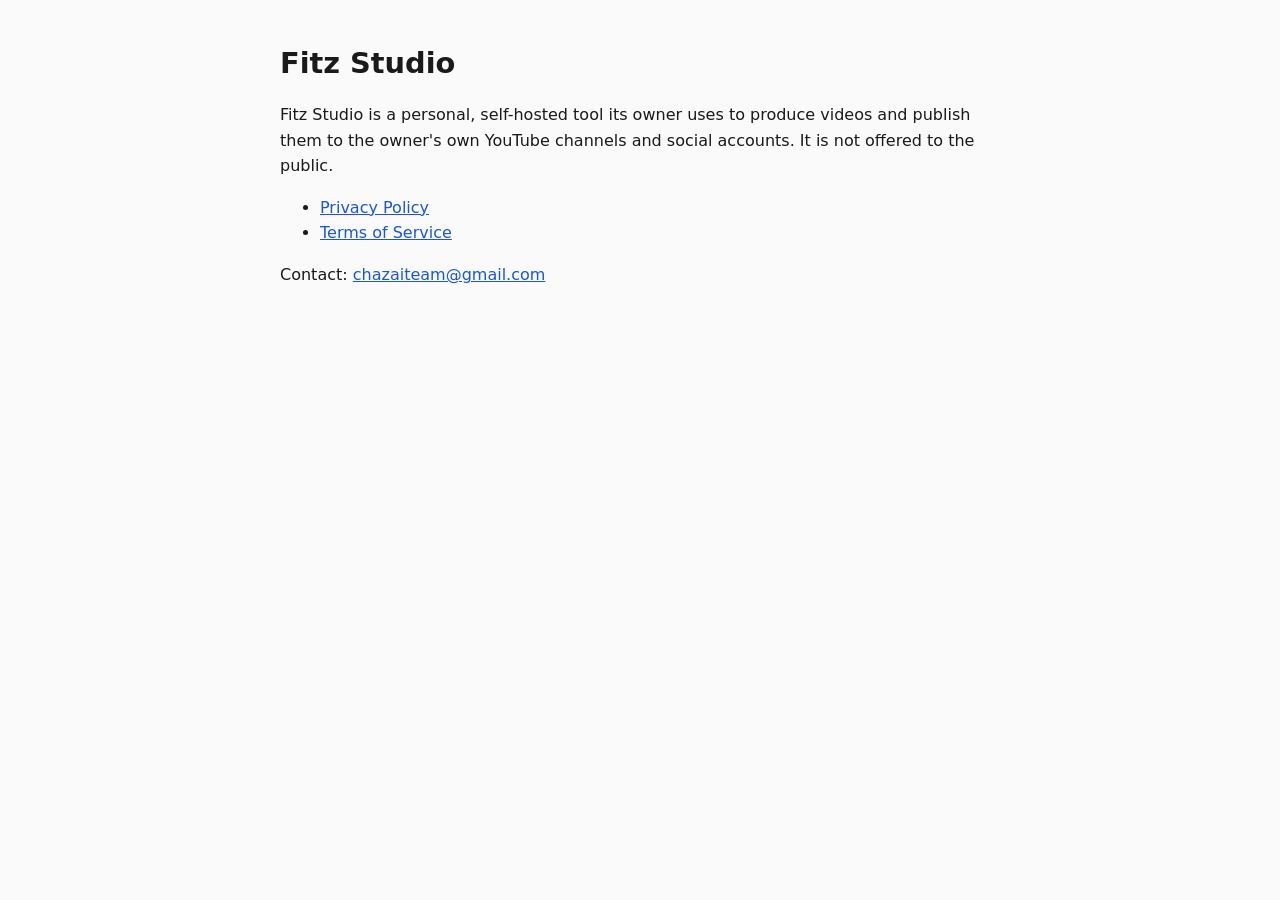
<file: index.html>
<!doctype html>
<html lang="en">
<head>
<meta charset="utf-8">
<meta name="viewport" content="width=device-width, initial-scale=1">
<title>Fitz Studio</title>
<link rel="stylesheet" href="style.css">
</head>
<body>
<main>
<h1>Fitz Studio</h1>
<p>Fitz Studio is a personal, self-hosted tool its owner uses to produce videos and publish them to the owner's own YouTube channels and social accounts. It is not offered to the public.</p>
<ul>
<li><a href="privacy.html">Privacy Policy</a></li>
<li><a href="terms.html">Terms of Service</a></li>
</ul>
<p>Contact: <a href="mailto:chazaiteam@gmail.com">chazaiteam@gmail.com</a></p>
</main>
</body>
</html>
</file>
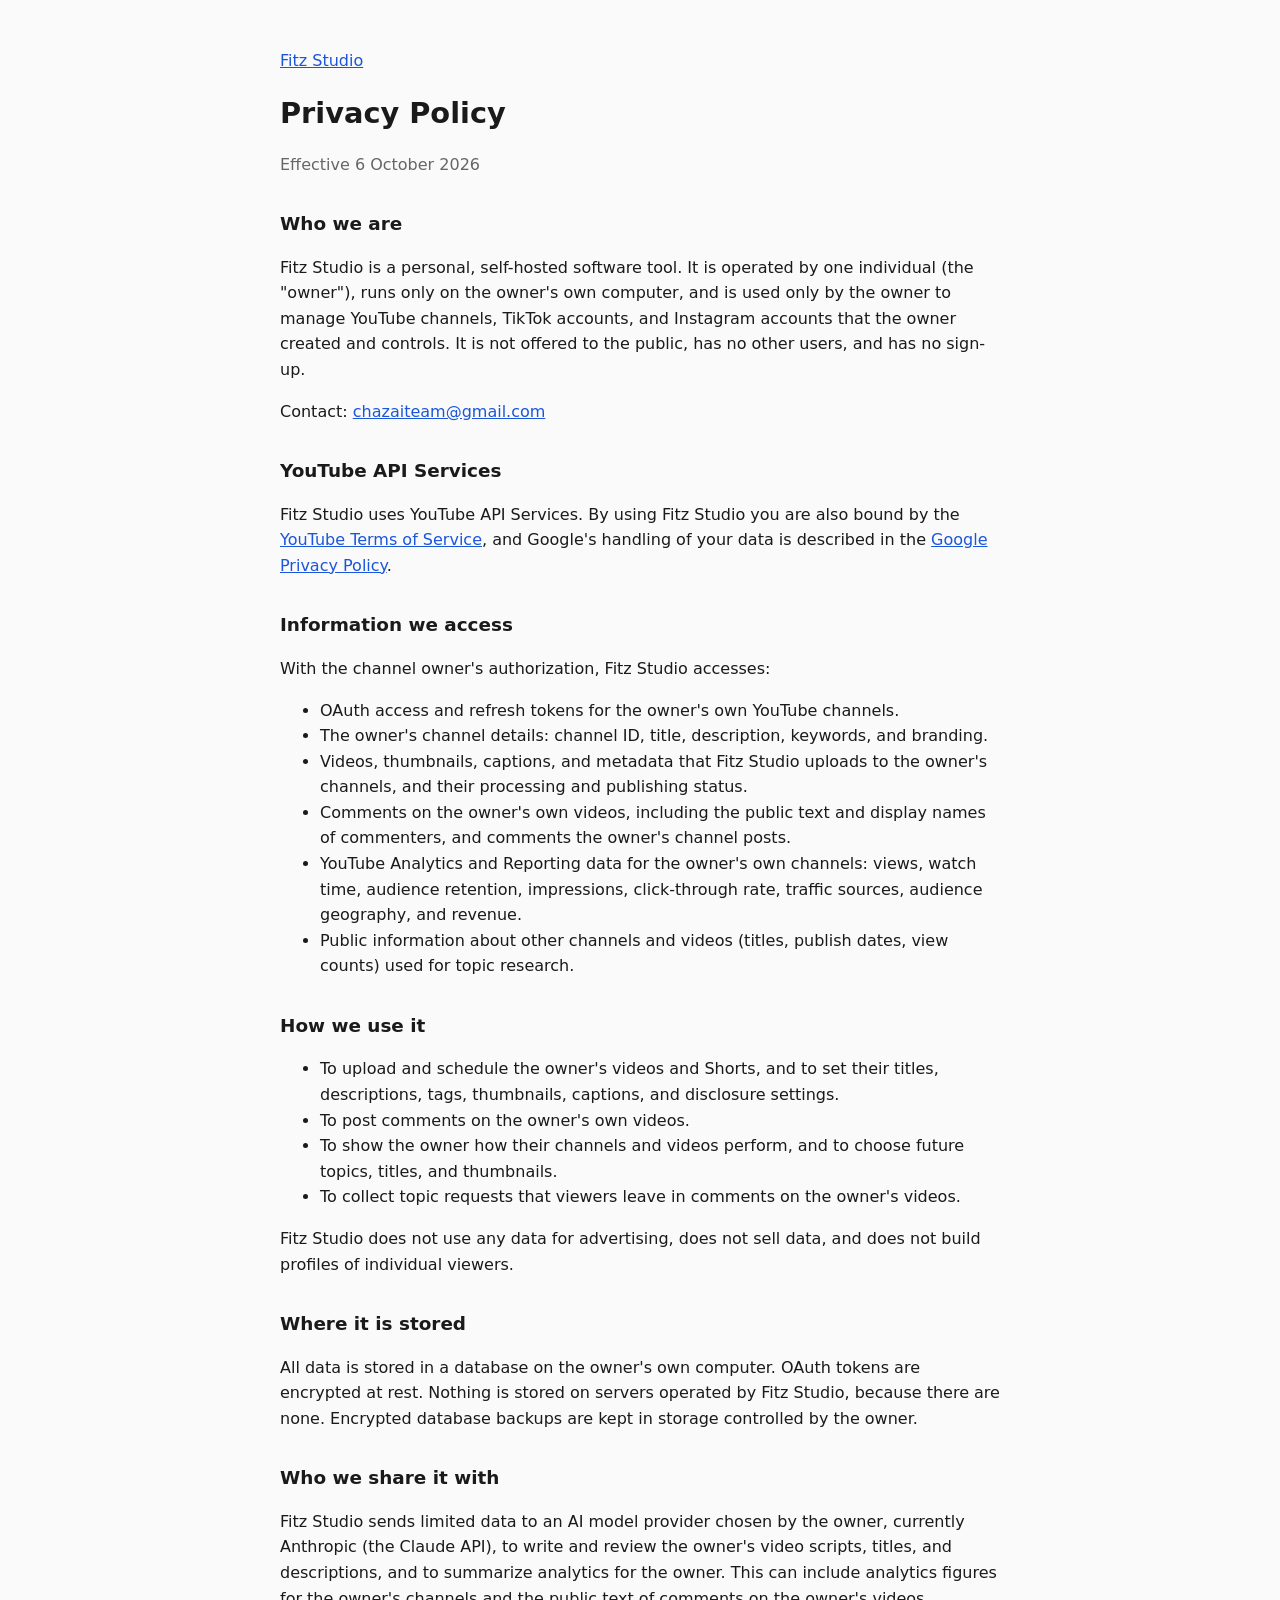
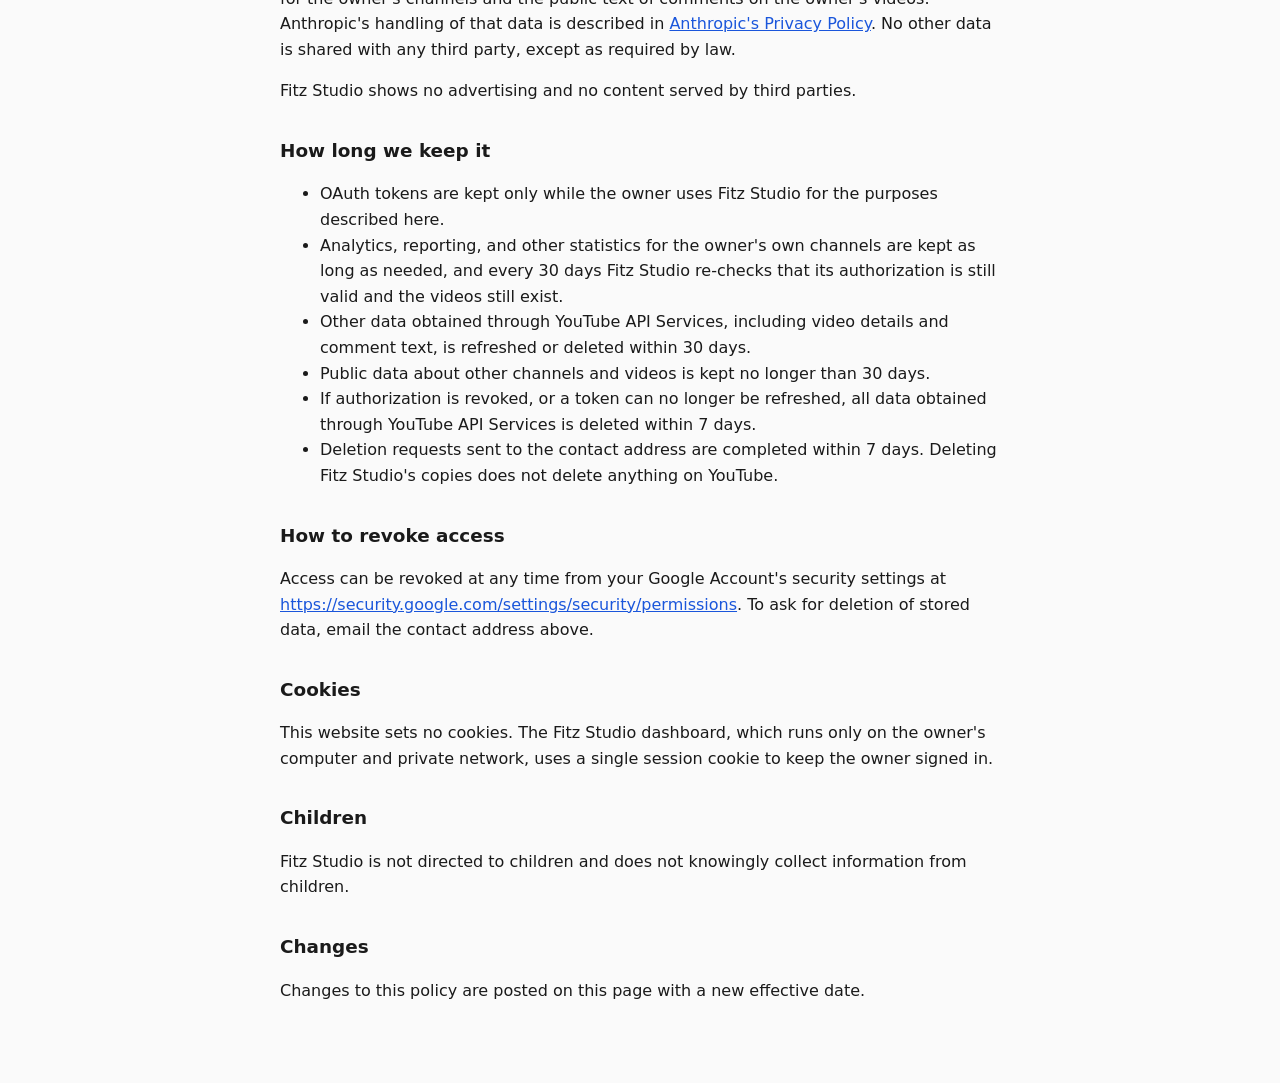
<file: privacy.html>
<!doctype html>
<html lang="en">
<head>
<meta charset="utf-8">
<meta name="viewport" content="width=device-width, initial-scale=1">
<title>Fitz Studio — Privacy Policy</title>
<link rel="stylesheet" href="style.css">
</head>
<body>
<main>
<p><a href="index.html">Fitz Studio</a></p>
<h1>Privacy Policy</h1>
<p class="meta">Effective 6 October 2026</p>

<h2>Who we are</h2>
<p>Fitz Studio is a personal, self-hosted software tool. It is operated by one individual (the "owner"), runs only on the owner's own computer, and is used only by the owner to manage YouTube channels, TikTok accounts, and Instagram accounts that the owner created and controls. It is not offered to the public, has no other users, and has no sign-up.</p>
<p>Contact: <a href="mailto:chazaiteam@gmail.com">chazaiteam@gmail.com</a></p>

<h2>YouTube API Services</h2>
<p>Fitz Studio uses YouTube API Services. By using Fitz Studio you are also bound by the <a href="https://www.youtube.com/t/terms">YouTube Terms of Service</a>, and Google's handling of your data is described in the <a href="http://www.google.com/policies/privacy">Google Privacy Policy</a>.</p>

<h2>Information we access</h2>
<p>With the channel owner's authorization, Fitz Studio accesses:</p>
<ul>
<li>OAuth access and refresh tokens for the owner's own YouTube channels.</li>
<li>The owner's channel details: channel ID, title, description, keywords, and branding.</li>
<li>Videos, thumbnails, captions, and metadata that Fitz Studio uploads to the owner's channels, and their processing and publishing status.</li>
<li>Comments on the owner's own videos, including the public text and display names of commenters, and comments the owner's channel posts.</li>
<li>YouTube Analytics and Reporting data for the owner's own channels: views, watch time, audience retention, impressions, click-through rate, traffic sources, audience geography, and revenue.</li>
<li>Public information about other channels and videos (titles, publish dates, view counts) used for topic research.</li>
</ul>

<h2>How we use it</h2>
<ul>
<li>To upload and schedule the owner's videos and Shorts, and to set their titles, descriptions, tags, thumbnails, captions, and disclosure settings.</li>
<li>To post comments on the owner's own videos.</li>
<li>To show the owner how their channels and videos perform, and to choose future topics, titles, and thumbnails.</li>
<li>To collect topic requests that viewers leave in comments on the owner's videos.</li>
</ul>
<p>Fitz Studio does not use any data for advertising, does not sell data, and does not build profiles of individual viewers.</p>

<h2>Where it is stored</h2>
<p>All data is stored in a database on the owner's own computer. OAuth tokens are encrypted at rest. Nothing is stored on servers operated by Fitz Studio, because there are none. Encrypted database backups are kept in storage controlled by the owner.</p>

<h2>Who we share it with</h2>
<p>Fitz Studio sends limited data to an AI model provider chosen by the owner, currently Anthropic (the Claude API), to write and review the owner's video scripts, titles, and descriptions, and to summarize analytics for the owner. This can include analytics figures for the owner's channels and the public text of comments on the owner's videos. Anthropic's handling of that data is described in <a href="https://www.anthropic.com/legal/privacy">Anthropic's Privacy Policy</a>. No other data is shared with any third party, except as required by law.</p>
<p>Fitz Studio shows no advertising and no content served by third parties.</p>

<h2>How long we keep it</h2>
<ul>
<li>OAuth tokens are kept only while the owner uses Fitz Studio for the purposes described here.</li>
<li>Analytics, reporting, and other statistics for the owner's own channels are kept as long as needed, and every 30 days Fitz Studio re-checks that its authorization is still valid and the videos still exist.</li>
<li>Other data obtained through YouTube API Services, including video details and comment text, is refreshed or deleted within 30 days.</li>
<li>Public data about other channels and videos is kept no longer than 30 days.</li>
<li>If authorization is revoked, or a token can no longer be refreshed, all data obtained through YouTube API Services is deleted within 7 days.</li>
<li>Deletion requests sent to the contact address are completed within 7 days. Deleting Fitz Studio's copies does not delete anything on YouTube.</li>
</ul>

<h2>How to revoke access</h2>
<p>Access can be revoked at any time from your Google Account's security settings at <a href="https://security.google.com/settings/security/permissions">https://security.google.com/settings/security/permissions</a>. To ask for deletion of stored data, email the contact address above.</p>

<h2>Cookies</h2>
<p>This website sets no cookies. The Fitz Studio dashboard, which runs only on the owner's computer and private network, uses a single session cookie to keep the owner signed in.</p>

<h2>Children</h2>
<p>Fitz Studio is not directed to children and does not knowingly collect information from children.</p>

<h2>Changes</h2>
<p>Changes to this policy are posted on this page with a new effective date.</p>
</main>
</body>
</html>
</file>
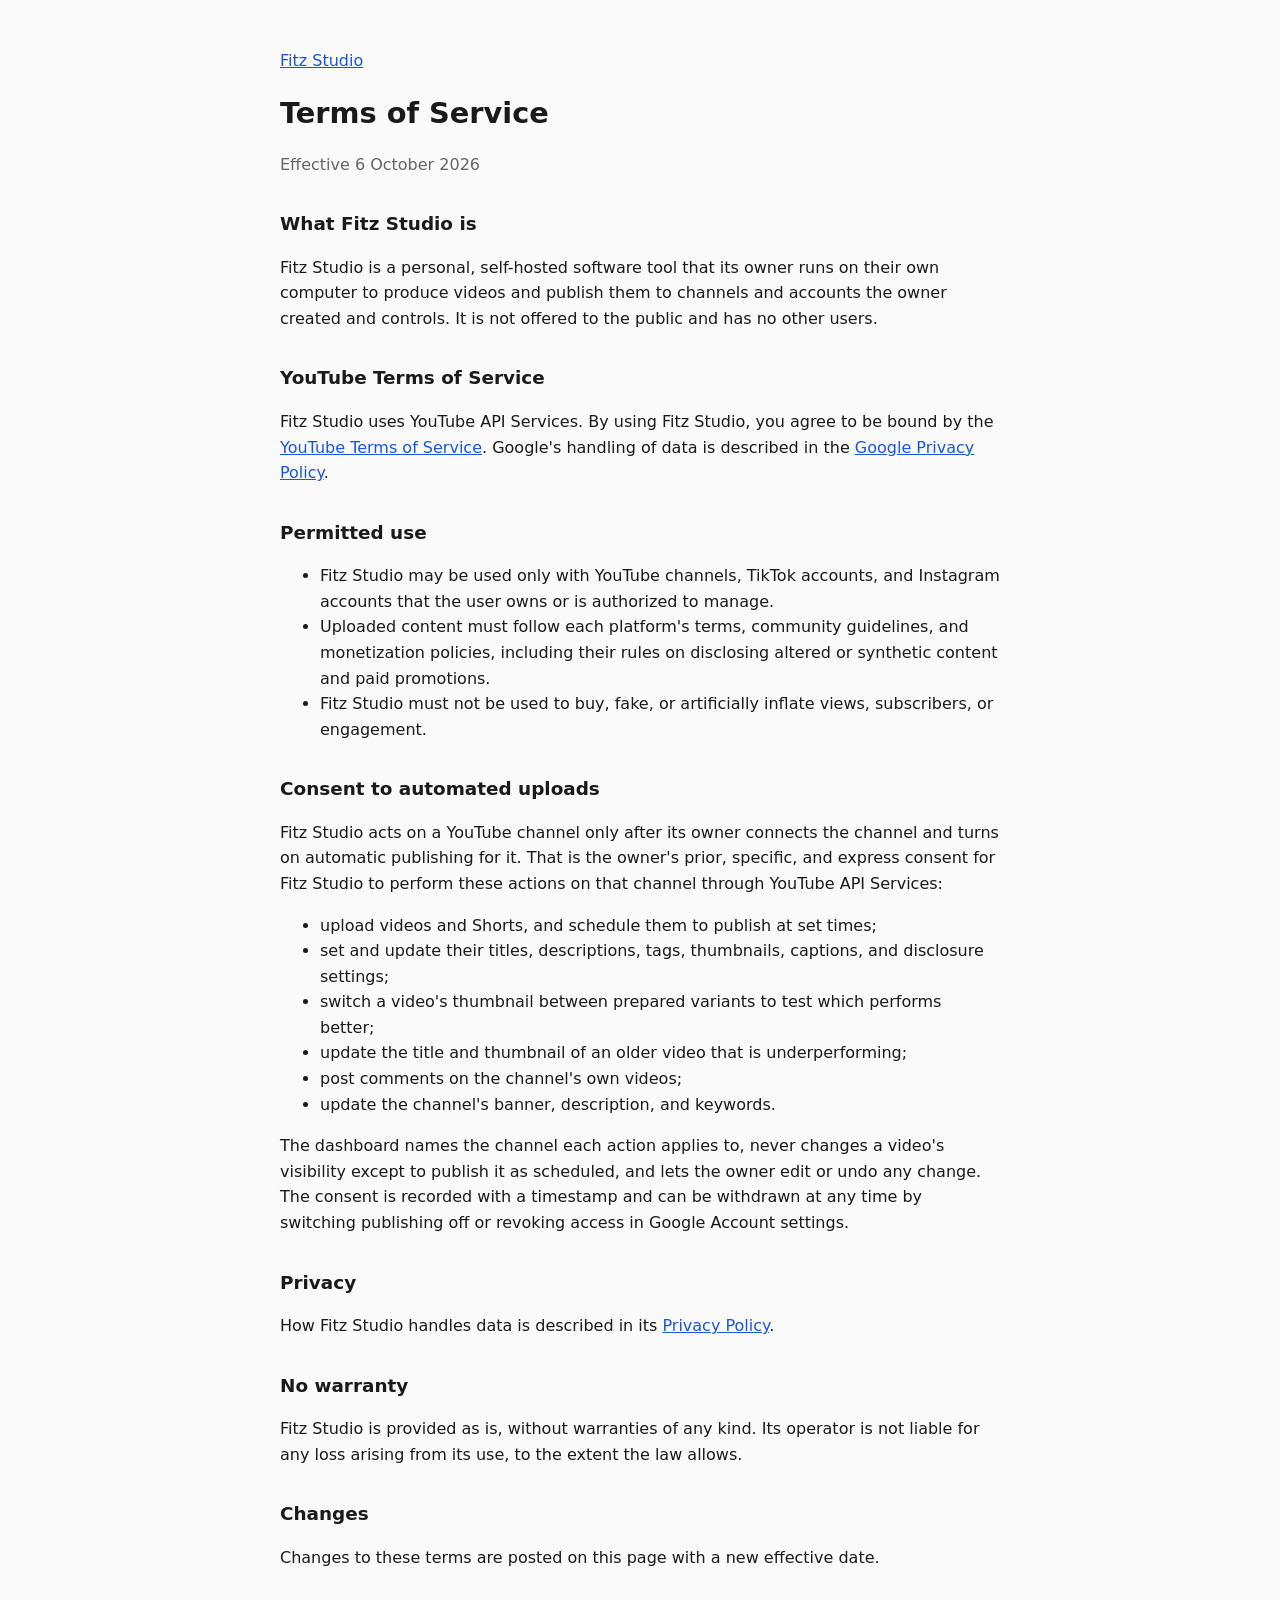
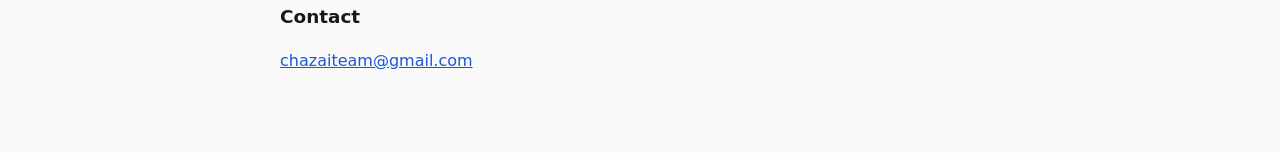
<file: terms.html>
<!doctype html>
<html lang="en">
<head>
<meta charset="utf-8">
<meta name="viewport" content="width=device-width, initial-scale=1">
<title>Fitz Studio — Terms of Service</title>
<link rel="stylesheet" href="style.css">
</head>
<body>
<main>
<p><a href="index.html">Fitz Studio</a></p>
<h1>Terms of Service</h1>
<p class="meta">Effective 6 October 2026</p>

<h2>What Fitz Studio is</h2>
<p>Fitz Studio is a personal, self-hosted software tool that its owner runs on their own computer to produce videos and publish them to channels and accounts the owner created and controls. It is not offered to the public and has no other users.</p>

<h2>YouTube Terms of Service</h2>
<p>Fitz Studio uses YouTube API Services. By using Fitz Studio, you agree to be bound by the <a href="https://www.youtube.com/t/terms">YouTube Terms of Service</a>. Google's handling of data is described in the <a href="https://policies.google.com/privacy">Google Privacy Policy</a>.</p>

<h2>Permitted use</h2>
<ul>
<li>Fitz Studio may be used only with YouTube channels, TikTok accounts, and Instagram accounts that the user owns or is authorized to manage.</li>
<li>Uploaded content must follow each platform's terms, community guidelines, and monetization policies, including their rules on disclosing altered or synthetic content and paid promotions.</li>
<li>Fitz Studio must not be used to buy, fake, or artificially inflate views, subscribers, or engagement.</li>
</ul>

<h2>Consent to automated uploads</h2>
<p>Fitz Studio acts on a YouTube channel only after its owner connects the channel and turns on automatic publishing for it. That is the owner's prior, specific, and express consent for Fitz Studio to perform these actions on that channel through YouTube API Services:</p>
<ul>
<li>upload videos and Shorts, and schedule them to publish at set times;</li>
<li>set and update their titles, descriptions, tags, thumbnails, captions, and disclosure settings;</li>
<li>switch a video's thumbnail between prepared variants to test which performs better;</li>
<li>update the title and thumbnail of an older video that is underperforming;</li>
<li>post comments on the channel's own videos;</li>
<li>update the channel's banner, description, and keywords.</li>
</ul>
<p>The dashboard names the channel each action applies to, never changes a video's visibility except to publish it as scheduled, and lets the owner edit or undo any change. The consent is recorded with a timestamp and can be withdrawn at any time by switching publishing off or revoking access in Google Account settings.</p>

<h2>Privacy</h2>
<p>How Fitz Studio handles data is described in its <a href="privacy.html">Privacy Policy</a>.</p>

<h2>No warranty</h2>
<p>Fitz Studio is provided as is, without warranties of any kind. Its operator is not liable for any loss arising from its use, to the extent the law allows.</p>

<h2>Changes</h2>
<p>Changes to these terms are posted on this page with a new effective date.</p>

<h2>Contact</h2>
<p><a href="mailto:chazaiteam@gmail.com">chazaiteam@gmail.com</a></p>
</main>
</body>
</html>
</file>
<file: style.css>
:root { color-scheme: light dark; --fg: #1a1a1a; --bg: #fafafa; --muted: #666; --link: #1a56db; }
@media (prefers-color-scheme: dark) { :root { --fg: #e8e8e8; --bg: #141414; --muted: #9a9a9a; --link: #7aa7ff; } }
body { margin: 0; background: var(--bg); color: var(--fg); font: 16px/1.6 system-ui, -apple-system, "Segoe UI", sans-serif; }
main { max-width: 720px; margin: 0 auto; padding: 32px 16px 64px; }
h1 { font-size: 1.8rem; margin: 0.5rem 0; }
h2 { font-size: 1.15rem; margin-top: 2rem; }
a { color: var(--link); }
.meta { color: var(--muted); }
</file>
